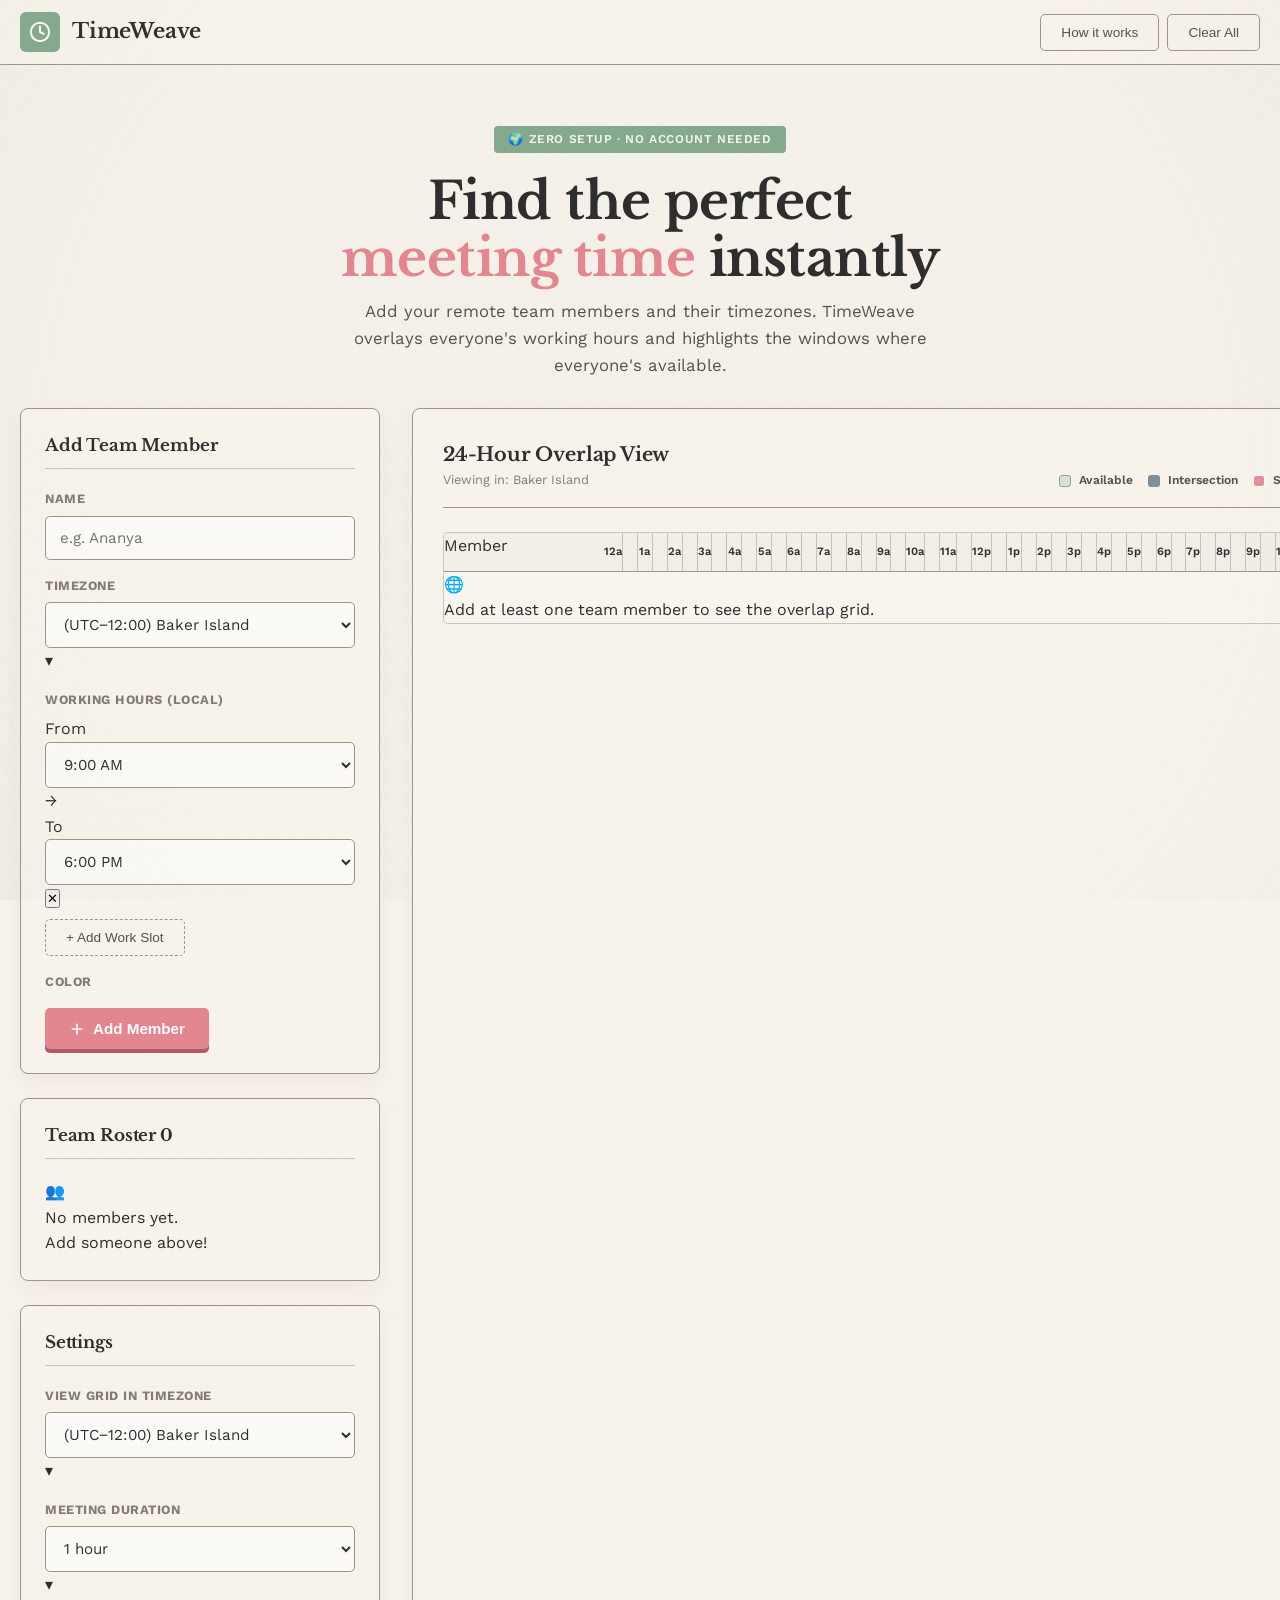
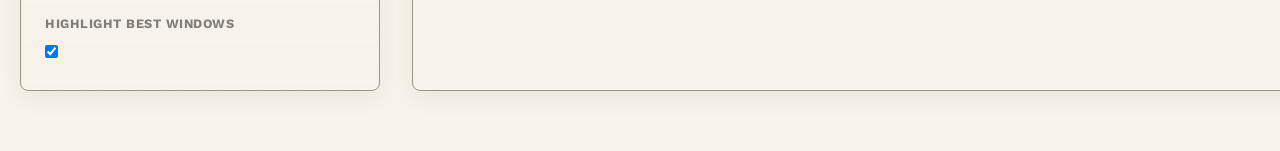
<file: index.html>
<!DOCTYPE html>
<html lang="en">
<head>
  <meta charset="UTF-8" />
  <meta name="viewport" content="width=device-width, initial-scale=1.0" />
  <title>TimeWeave — Remote Team Meeting Planner</title>
  <meta name="description" content="Visually find the best meeting time for your remote team across any timezone — no sign-up, no API keys." />
  <link rel="preconnect" href="https://fonts.googleapis.com" />
  <link rel="preconnect" href="https://fonts.gstatic.com" crossorigin />
  <link href="https://fonts.googleapis.com/css2?family=Libre+Baskerville:wght@400;700&family=Work+Sans:wght@300;400;500;600;700&display=swap" rel="stylesheet" />
  <link rel="stylesheet" href="style.css" />
</head>
<body class="paper-texture">
  <!-- ── VINTAGE OVERLAY ── -->
  <div class="vintage-overlay"></div>

  <!-- ── NAVBAR ── -->
  <nav class="navbar" id="navbar">
    <div class="nav-inner">
      <div class="brand">
        <div class="brand-icon">
          <svg width="22" height="22" viewBox="0 0 24 24" fill="none" stroke="currentColor" stroke-width="2.2" stroke-linecap="round" stroke-linejoin="round">
            <circle cx="12" cy="12" r="10"/>
            <polyline points="12 6 12 12 16 14"/>
          </svg>
        </div>
        <span class="brand-name">TimeWeave</span>
      </div>
        <div class="nav-actions">
          <button class="btn-ghost" onclick="location.href='how.html'">How it works</button>
          <button class="btn-ghost" id="clearAllBtn">Clear All</button>
        </div>
    </div>
  </nav>

  <!-- ── HERO ── -->
  <header class="hero">
    <div class="hero-glow"></div>
    <div class="hero-content">
      <div class="hero-badge">🌍 Zero setup · No account needed</div>
      <h1 class="hero-title">Find the perfect<br /><span class="gradient-text">meeting time</span> instantly</h1>
      <p class="hero-sub">Add your remote team members and their timezones. TimeWeave overlays everyone's working hours and highlights the windows where everyone's available.</p>
    </div>
  </header>

  <!-- ── MAIN ── -->
  <main class="main-container">

    <!-- SIDEBAR: add member -->
    <aside class="sidebar">
      <div class="card add-card">
        <div class="card-header">
          <h2 class="card-title">Add Team Member</h2>
        </div>
        <div class="form-group">
          <label class="form-label" for="memberName">Name</label>
          <input class="form-input" id="memberName" type="text" placeholder="e.g. Ananya" maxlength="30" />
        </div>
        <div class="form-group">
          <label class="form-label" for="tzSelect">Timezone</label>
          <div class="select-wrapper">
            <select class="form-input" id="tzSelect"></select>
            <span class="select-arrow">▾</span>
          </div>
        </div>
        <div class="form-group works-hours-group">
          <label class="form-label">Working hours (local)</label>
          <div id="slotsContainer">
            <!-- Slot rows injected here by JS -->
          </div>
          <button class="btn-ghost btn-full" id="addSlotBtn" style="margin-top: 8px; border-style: dashed;">
            + Add Work Slot
          </button>
        </div>
        <div class="form-group">
          <label class="form-label">Color</label>
          <div class="color-picker" id="colorPicker"></div>
        </div>
        <div class="form-actions" style="display: flex; gap: 8px;">
          <button class="btn-primary btn-full" id="addMemberBtn">
            <svg width="16" height="16" viewBox="0 0 24 24" fill="none" stroke="currentColor" stroke-width="2.5" stroke-linecap="round" stroke-linejoin="round"><line x1="12" y1="5" x2="12" y2="19"/><line x1="5" y1="12" x2="19" y2="12"/></svg>
            Add Member
          </button>
          <button class="btn-ghost" id="cancelEditBtn" style="display: none;">Cancel</button>
        </div>
      </div>

      <!-- Member list -->
      <div class="card members-card">
        <div class="card-header">
          <h2 class="card-title">Team Roster <span class="badge" id="memberCount">0</span></h2>
        </div>
        <ul class="members-list" id="membersList">
          <li class="empty-state" id="emptyState">
            <div class="empty-icon">👥</div>
            <span>No members yet.<br/>Add someone above!</span>
          </li>
        </ul>
      </div>

      <!-- settings -->
      <div class="card settings-card">
        <div class="card-header">
          <h2 class="card-title">Settings</h2>
        </div>
        <div class="form-group">
          <label class="form-label" for="viewTz">View grid in timezone</label>
          <div class="select-wrapper">
            <select class="form-input" id="viewTz"></select>
            <span class="select-arrow">▾</span>
          </div>
        </div>
        <div class="form-group">
          <label class="form-label" for="meetingDuration">Meeting duration</label>
          <div class="select-wrapper">
            <select class="form-input" id="meetingDuration">
              <option value="1">30 minutes</option>
              <option value="2" selected>1 hour</option>
              <option value="3">1.5 hours</option>
              <option value="4">2 hours</option>
            </select>
            <span class="select-arrow">▾</span>
          </div>
        </div>
        <div class="toggle-row">
          <label class="form-label" for="highlightBest">Highlight best windows</label>
          <label class="toggle">
            <input type="checkbox" id="highlightBest" checked />
            <span class="toggle-slider"></span>
          </label>
        </div>
      </div>

      <!-- Recent Sessions (History) -->
      <div class="card history-card" id="historyCard" style="display: none;">
        <div class="card-header">
          <h2 class="card-title">Recent Sessions</h2>
        </div>
        <ul class="history-list" id="historyList">
          <!-- History items injected here -->
        </ul>
      </div>
    </aside>

    <!-- GRID -->
    <section class="grid-section">

      <!-- legend & time header -->
      <div class="grid-topbar">
        <div class="grid-topbar-left">
          <h2 class="section-title">24-Hour Overlap View</h2>
          <p class="section-sub" id="viewTzLabel">Viewing in local time</p>
        </div>
        <div class="legend">
          <div class="legend-item"><span class="legend-dot legend-working"></span>Available</div>
          <div class="legend-item"><span class="legend-dot legend-overlap"></span>Intersection</div>
          <div class="legend-item"><span class="legend-dot legend-best"></span>Selected ✨</div>
          <button class="btn-primary" id="finishBtn" style="margin-left: 10px; display: none;">
             Finish & Review
          </button>
        </div>
      </div>

      <div class="grid-scroll-area">
        <!-- time ruler -->
        <div class="time-ruler" id="timeRuler"></div>

        <!-- member rows -->
        <div class="overlap-grid" id="overlapGrid">
          <div class="grid-placeholder" id="gridPlaceholder">
            <div class="placeholder-icon">🌐</div>
            <p>Add at least one team member to see the overlap grid.</p>
          </div>
        </div>
      </div>

      <!-- summary bar -->
      <div class="summary-bar" id="summaryBar" style="display:none">
        <div class="summary-inner">
          <div class="summary-icon">✨</div>
          <div class="summary-text" id="summaryText"></div>
          <button class="btn-outline" id="cycleBestBtn">Next Window →</button>
        </div>
      </div>

    </section>
  </main>




  <!-- REVIEW MODAL -->
  <div class="modal-backdrop" id="reviewModal">
    <div class="modal">
      <div class="modal-header">
        <h2 class="modal-title">Review Team Schedule</h2>
        <button class="modal-close" id="closeReviewBtn">✕</button>
      </div>
      <div class="modal-body">
        <p class="modal-intro">Review the team member details before finalizing and exporting the report.</p>
        <div class="review-list" id="reviewList">
          <!-- Team summary items -->
        </div>
        <div class="review-stats" id="reviewStats">
          <!-- Best window summary -->
        </div>
      </div>
      <div class="modal-footer">
        <button class="btn-ghost" id="cancelReviewBtn">Go Back</button>
        <button class="btn-primary" id="proceedSaveBtn">
          Proceed to Save & Download
        </button>
      </div>
    </div>
  </div>

  <!-- TOAST -->
  <div class="toast" id="toast"></div>

  <script src="app.js"></script>
</body>
</html>
</file>
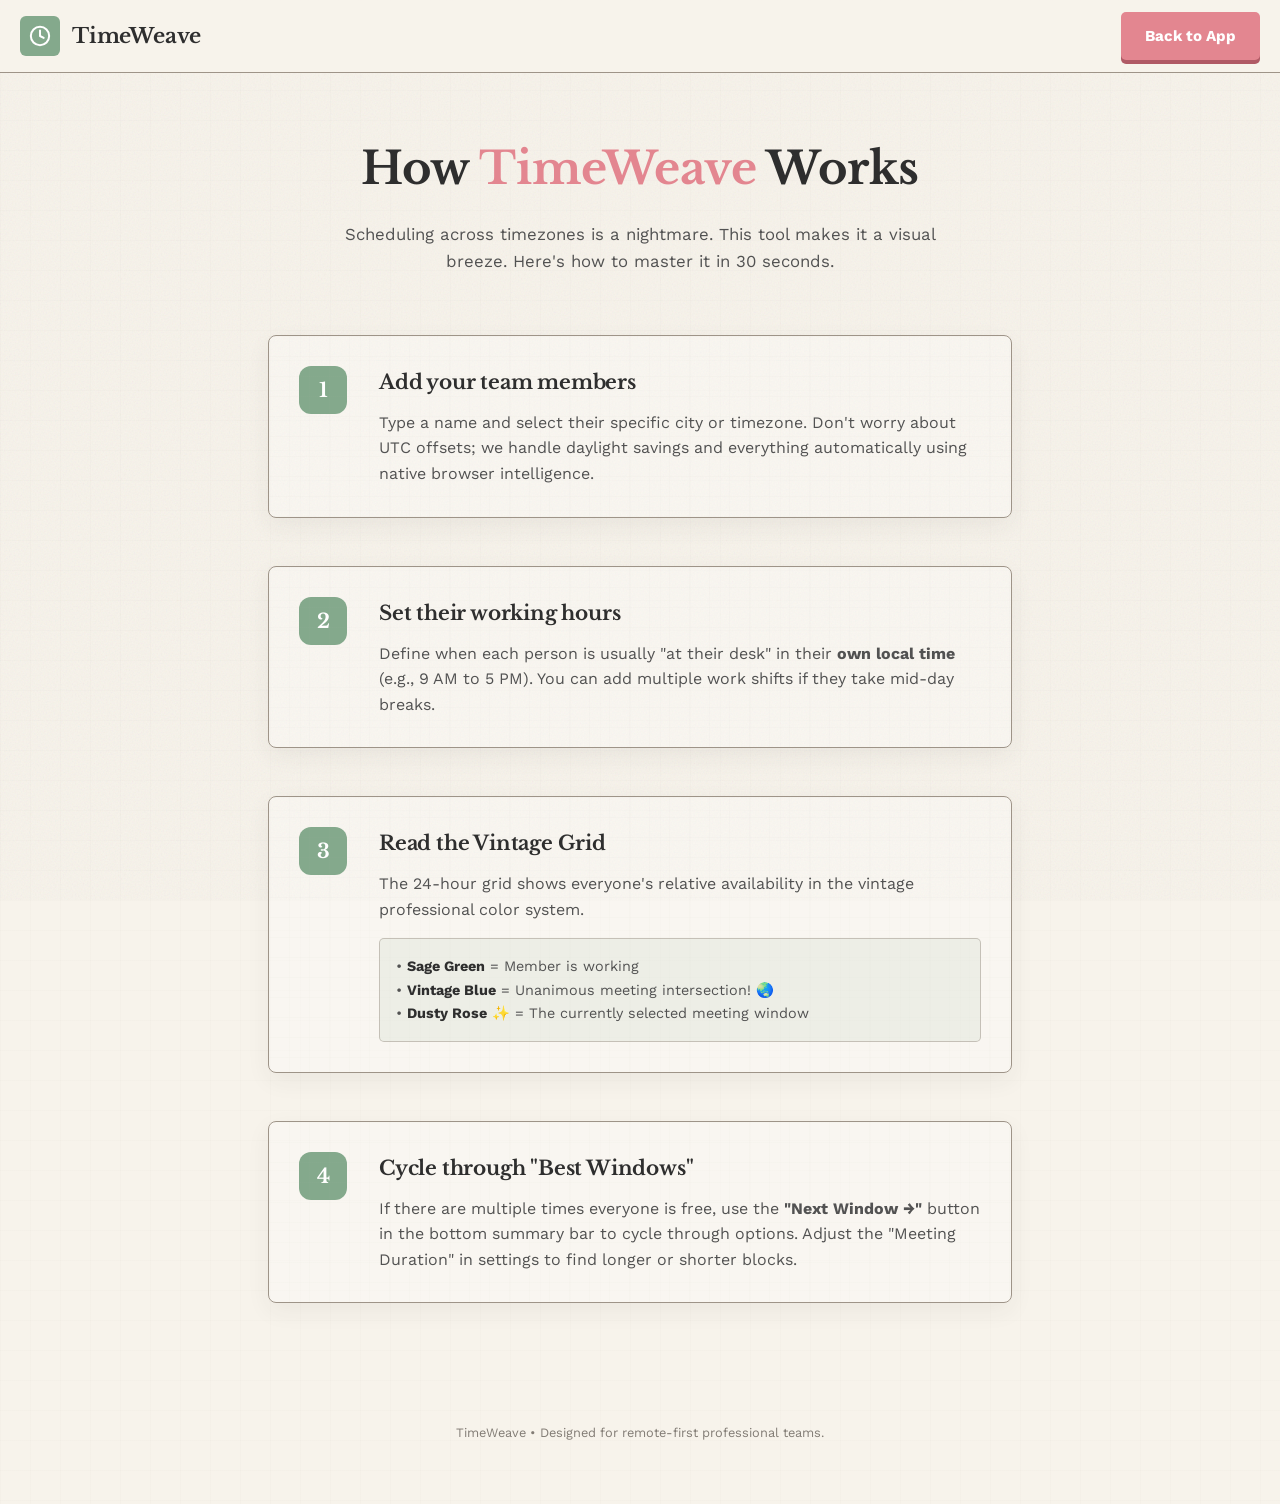
<file: how.html>
<!DOCTYPE html>
<html lang="en">
<head>
  <meta charset="UTF-8" />
  <meta name="viewport" content="width=device-width, initial-scale=1.0" />
  <title>How to Use TimeWeave — Guide</title>
  <link rel="preconnect" href="https://fonts.googleapis.com" />
  <link rel="preconnect" href="https://fonts.gstatic.com" crossorigin />
  <link href="https://fonts.googleapis.com/css2?family=Libre+Baskerville:wght@400;700&family=Work+Sans:wght@300;400;500;600;700&display=swap" rel="stylesheet">
  <link rel="stylesheet" href="style.css" />
  <style>
    .how-container {
      max-width: 800px;
      margin: 60px auto;
      padding: 0 28px;
    }
    .how-header {
      text-align: center;
      margin-bottom: 60px;
    }
    .how-title {
      font-family: 'Libre Baskerville', serif;
      font-size: clamp(2rem, 5vw, 2.8rem);
      font-weight: 700;
      margin-bottom: 16px;
    }
    .step-card {
      display: flex;
      gap: 32px;
      margin-bottom: 48px;
      align-items: flex-start;
      background: rgba(255,255,255,0.3);
      padding: 30px;
      border-radius: var(--radius);
      border: 1.5px solid var(--border-faded);
      box-shadow: var(--shadow-card);
      position: relative;
    }
    .step-card::before {
      content: ''; position: absolute; inset: 0;
      background-image: 
        repeating-linear-gradient(rgba(183, 175, 163, 0.03) 0 1px, transparent 1px 20px),
        repeating-linear-gradient(90deg, rgba(183, 175, 163, 0.03) 0 1px, transparent 1px 20px);
      pointer-events: none;
    }
    .step-num {
      width: 48px;
      height: 48px;
      background: var(--accent-sage);
      color: #fff;
      border-radius: 12px;
      display: flex;
      align-items: center;
      justify-content: center;
      font-weight: 700;
      font-size: 1.25rem;
      flex-shrink: 0;
      font-family: 'Libre Baskerville', serif;
    }
    .step-content h3 {
      font-family: 'Libre Baskerville', serif;
      font-size: 1.25rem;
      margin-bottom: 12px;
      color: var(--text);
    }
    .step-content p {
      color: var(--text-dim);
      line-height: 1.6;
      font-size: 1rem;
    }
    .visual-hint {
      margin-top: 16px;
      background: rgba(132, 169, 140, 0.1);
      padding: 16px;
      border-radius: var(--radius-sm);
      border: 1px solid var(--border-light);
      font-size: 0.9rem;
      color: var(--text-dim);
    }
    .visual-hint b { color: var(--text); }
    
    @media (max-width: 600px) {
      .step-card { flex-direction: column; gap: 16px; padding: 20px; }
      .how-title { font-size: 1.8rem; }
    }
  </style>
</head>
<body class="gingham-subtle">
  <nav class="navbar">
    <div class="nav-inner">
      <div class="brand">
        <div class="brand-icon">
          <svg width="22" height="22" viewBox="0 0 24 24" fill="none" stroke="currentColor" stroke-width="2.2" stroke-linecap="round" stroke-linejoin="round">
            <circle cx="12" cy="12" r="10"/>
            <polyline points="12 6 12 12 16 14"/>
          </svg>
        </div>
        <span class="brand-name">TimeWeave</span>
      </div>
      <div class="nav-actions">
        <a href="index.html" class="btn-primary" style="text-decoration:none;">Back to App</a>
      </div>
    </div>
  </nav>

  <main class="how-container">
    <header class="how-header">
      <h1 class="how-title">How <span class="gradient-text">TimeWeave</span> Works</h1>
      <p class="hero-sub">Scheduling across timezones is a nightmare. This tool makes it a visual breeze. Here's how to master it in 30 seconds.</p>
    </header>

    <div class="step-card">
      <div class="step-num">1</div>
      <div class="step-content">
        <h3>Add your team members</h3>
        <p>Type a name and select their specific city or timezone. Don't worry about UTC offsets; we handle daylight savings and everything automatically using native browser intelligence.</p>
      </div>
    </div>

    <div class="step-card">
      <div class="step-num">2</div>
      <div class="step-content">
        <h3>Set their working hours</h3>
        <p>Define when each person is usually "at their desk" in their <strong>own local time</strong> (e.g., 9 AM to 5 PM). You can add multiple work shifts if they take mid-day breaks.</p>
      </div>
    </div>

    <div class="step-card">
      <div class="step-num">3</div>
      <div class="step-content">
        <h3>Read the Vintage Grid</h3>
        <p>The 24-hour grid shows everyone's relative availability in the vintage professional color system.</p>
        <div class="visual-hint">
          • <b>Sage Green</b> = Member is working<br>
          • <b>Vintage Blue</b> = Unanimous meeting intersection! 🌏<br>
          • <b>Dusty Rose</b> ✨ = The currently selected meeting window
        </div>
      </div>
    </div>

    <div class="step-card">
      <div class="step-num">4</div>
      <div class="step-content">
        <h3>Cycle through "Best Windows"</h3>
        <p>If there are multiple times everyone is free, use the <strong>"Next Window →"</strong> button in the bottom summary bar to cycle through options. Adjust the "Meeting Duration" in settings to find longer or shorter blocks.</p>
      </div>
    </div>

  </main>

  <footer style="text-align: center; padding: 60px 40px; color: var(--text-muted); font-size: 0.8rem;">
    TimeWeave • Designed for remote-first professional teams.
  </footer>
</body>
</html>
</file>
<file: style.css>
/* ─── TimeWeave — Vintage Retro Professional Redesign ─── */

@import url('https://fonts.googleapis.com/css2?family=Libre+Baskerville:wght@400;700&family=Work+Sans:wght@300;400;500;600;700&display=swap');

*, *::before, *::after { box-sizing: border-box; margin: 0; padding: 0; }

:root {
  /* Vintage Palette */
  --bg-paper:      #F7F3EB;
  --text:          #2E2E2E;
  --text-dim:      #525252;
  --text-muted:    #827C75;
  
  --accent-rose:   #e38690;
  --accent-rose-h: #d16a75;
  --accent-sage:   #84a98c;
  --accent-sage-h: #52796f;
  --accent-blue:   #5F7682;
  
  --border-faded:  #9e9488;
  --border-light:  rgba(158, 148, 136, 0.5);
  
  --radius:        8px;
  --radius-sm:     5px;
  
  --shadow-soft:   0 4px 12px rgba(0, 0, 0, 0.04), 0 1px 3px rgba(0, 0, 0, 0.02);
  --shadow-card:   0 8px 24px rgba(46, 46, 46, 0.06);
  --transition:    0.2s cubic-bezier(0.4, 0, 0.2, 1);
}

body {
  font-family: 'Work Sans', system-ui, sans-serif;
  background-color: var(--bg-paper);
  color: var(--text);
  line-height: 1.6;
}

/* ── PATTERNS & TEXTURES ── */
body::before {
  content: '';
  position: fixed; inset: 0;
  background-image: url("data:image/svg+xml,%3Csvg viewBox='0 0 200 200' xmlns='http://www.w3.org/2000/svg'%3E%3Cfilter id='noiseFilter'%3E%3CfeTurbulence type='fractalNoise' baseFrequency='0.65' numOctaves='3' stitchTiles='stitch'/%3E%3C/filter%3E%3Crect width='100%25' height='100%25' filter='url(%23noiseFilter)'/%3E%3C/svg%3E");
  background-size: 200px;
  opacity: 0.08;
  pointer-events: none;
  z-index: -1;
}

.vintage-overlay {
  position: fixed; inset: 0;
  pointer-events: none; z-index: 999;
  background: radial-gradient(circle, transparent 70%, rgba(183, 175, 163, 0.05));
}

.gingham-subtle {
  background-image: 
    repeating-linear-gradient(rgba(183, 175, 163, 0.04) 0 1.5px, transparent 1.5px 30px),
    repeating-linear-gradient(90deg, rgba(183, 175, 163, 0.04) 0 1.5px, transparent 1.5px 30px);
}

/* ── TYPOGRAPHY ── */
h1, h2, h3, .brand-name {
  font-family: 'Libre Baskerville', serif;
  font-weight: 700;
  letter-spacing: -0.01em;
}

/* ── NAVBAR ── */
.navbar {
  background: rgba(247, 243, 235, 0.95);
  border-bottom: 1.5px solid var(--border-faded);
  padding: 12px 20px;
  position: sticky; top: 0; z-index: 100;
  backdrop-filter: blur(8px);
}
.nav-inner {
  max-width: 1400px; margin: 0 auto;
  display: flex; align-items: center; justify-content: space-between;
  gap: 15px;
}
.brand { display: flex; align-items: center; gap: 12px; }
.brand-icon {
  width: 40px; height: 40px; border-radius: 6px;
  background: var(--accent-sage);
  display: flex; align-items: center; justify-content: center;
  color: #fff;
}
.brand-name { font-size: clamp(1rem, 4vw, 1.3rem); color: var(--text); white-space: nowrap; }

.nav-actions { display: flex; gap: 8px; flex-wrap: wrap; }

/* ── HERO ── */
.hero { padding: clamp(30px, 8vw, 60px) 20px 30px; text-align: center; }
.hero-badge {
  display: inline-block;
  background: var(--accent-sage);
  color: var(--bg-paper); border-radius: 4px;
  padding: 4px 14px; font-size: 0.75rem; font-weight: 600;
  margin-bottom: 20px; text-transform: uppercase;
  letter-spacing: 0.05em;
}
.hero-title {
  font-size: clamp(1.8rem, 6vw, 3.2rem);
  margin-bottom: 12px;
  line-height: 1.1;
}
.gradient-text { color: var(--accent-rose); }
.hero-sub { color: var(--text-dim); max-width: 620px; margin: 0 auto; font-size: clamp(0.9rem, 3vw, 1.05rem); font-weight: 400; }

/* ── LAYOUT ── */
.main-container {
  max-width: 1400px; margin: 0 auto;
  display: grid; grid-template-columns: 360px 1fr;
  gap: 32px; padding: 0 20px 60px;
}

/* ── CARDS ── */
.card {
  background: var(--bg-paper);
  border: 1.5px solid var(--border-faded);
  border-radius: var(--radius);
  padding: clamp(16px, 4vw, 24px);
  box-shadow: var(--shadow-card);
  position: relative;
  overflow: hidden;
}
.card::before {
  content: ''; position: absolute; inset: 0;
  background-image: 
    repeating-linear-gradient(rgba(183, 175, 163, 0.03) 0 1px, transparent 1px 20px),
    repeating-linear-gradient(90deg, rgba(183, 175, 163, 0.03) 0 1px, transparent 1px 20px);
  pointer-events: none;
}
.card + .card { margin-top: 24px; }
.card-title { font-size: 1.05rem; font-weight: 700; color: var(--text); margin-bottom: 20px; padding-bottom: 8px; border-bottom: 1px solid var(--border-light); }

/* ── FORM ── */
.form-group { margin-bottom: 16px; }
.form-label { display: block; font-size: 0.8rem; font-weight: 700; text-transform: uppercase; letter-spacing: 0.04em; color: var(--text-muted); margin-bottom: 6px; }
.form-input {
  width: 100%; 
  background: rgba(255, 255, 255, 0.6);
  border: 1px solid var(--border-faded);
  border-radius: var(--radius-sm);
  padding: 12px 14px; font-size: 0.95rem; font-family: inherit;
  color: var(--text); transition: var(--transition);
}
.form-input:focus {
  border-color: var(--accent-sage);
  outline: none; background: #fff;
  box-shadow: 0 0 0 4px rgba(163, 177, 138, 0.15);
}

.hour-select-group { display: flex; align-items: center; gap: 8px; }
.hour-select { flex: 1; }

/* ── BUTTONS ── */
.btn-primary {
  background: var(--accent-rose); color: #fff;
  border: none; border-radius: var(--radius-sm);
  padding: 12px 24px; font-size: 0.95rem; font-weight: 700;
  cursor: pointer; transition: var(--transition);
  display: inline-flex; align-items: center; justify-content: center; gap: 8px;
  box-shadow: 0 4px 0px #b05a65;
  white-space: nowrap;
}
.btn-primary:hover { background: var(--accent-rose-h); transform: translateY(2px); box-shadow: none; }

.btn-ghost {
  background: transparent; border: 1px solid var(--border-faded);
  border-radius: var(--radius-sm); color: var(--text-dim);
  padding: 10px 20px; font-size: 0.85rem; font-weight: 500;
  cursor: pointer; transition: var(--transition);
}
.btn-ghost:hover { background: var(--border-light); color: var(--text); }

.btn-outline {
  background: transparent; border: 1.5px solid var(--accent-sage);
  border-radius: var(--radius-sm); color: var(--accent-sage);
  padding: 10px 20px; font-size: 0.85rem; font-weight: 700;
  cursor: pointer; transition: var(--transition);
}
.btn-outline:hover { background: var(--accent-sage); color: var(--bg-paper); }

/* ── MEMBER LIST ── */
.members-list { list-style: none; display: flex; flex-direction: column; gap: 10px; }
.member-item {
  background: rgba(255, 255, 255, 0.4);
  border: 1px solid var(--border-faded);
  border-radius: var(--radius-sm);
  padding: 12px 16px; display: flex; align-items: center; gap: 12px;
  transition: var(--transition);
}
.member-item:hover { background: #fff; border-color: var(--accent-sage); }
.member-item.editing { border-color: var(--accent-rose); background: #fff; }

.member-dot { width: 14px; height: 14px; border-radius: 4px; flex-shrink: 0; box-shadow: inset 0 0 0 1px rgba(0,0,0,0.1); }
.member-info { flex: 1; min-width: 0; }
.member-name { font-weight: 600; font-size: 0.95rem; overflow: hidden; text-overflow: ellipsis; white-space: nowrap; }
.member-tz { font-size: 0.7rem; color: var(--text-muted); }
.member-time { font-family: 'Work Sans'; font-weight: 700; color: var(--accent-sage); font-size: 0.85rem; }

/* ── HISTORY LIST ── */
.history-list { list-style: none; display: flex; flex-direction: column; gap: 8px; }
.history-item {
  background: rgba(255, 255, 255, 0.4);
  border: 1px solid var(--border-light);
  border-radius: var(--radius-sm);
  padding: 10px 12px;
  cursor: pointer;
  transition: var(--transition);
  display: flex;
  justify-content: space-between;
  align-items: center;
  position: relative;
  overflow: hidden;
}
.history-item:hover { background: #fff; border-color: var(--accent-sage); transform: translateX(2px); }
.history-item:hover .history-delete { opacity: 1; transform: translateX(0); }

.history-info { display: flex; flex-direction: column; flex: 1; min-width: 0; }
.history-name { font-size: 0.85rem; font-weight: 600; color: var(--text); overflow: hidden; text-overflow: ellipsis; white-space: nowrap; }
.history-date { font-size: 0.65rem; color: var(--text-muted); }

.history-actions { display: flex; align-items: center; gap: 8px; }

.history-badge { font-size: 0.6rem; background: var(--border-light); padding: 2px 6px; border-radius: 10px; color: var(--text-dim); }

.history-delete {
  background: none; border: none; font-size: 0.9rem; color: var(--text-muted); padding: 4px;
  cursor: pointer; opacity: 0; transform: translateX(10px); transition: var(--transition);
}
.history-delete:hover { color: var(--accent-rose); }

/* ── GRID SECTION ── */
.grid-section { background: var(--bg-paper); border: 1.5px solid var(--border-faded); border-radius: var(--radius); padding: clamp(16px, 4vw, 30px); box-shadow: var(--shadow-card); position: relative; }

.grid-topbar { 
  display: flex; justify-content: space-between; align-items: flex-end; 
  margin-bottom: 24px; border-bottom: 1.5px solid var(--border-faded); padding-bottom: 16px;
  gap: 20px; flex-wrap: wrap;
}
.section-title { font-size: clamp(1.1rem, 3vw, 1.2rem); }
.section-sub { font-size: 0.8rem; color: var(--text-muted); }

.legend { display: flex; gap: 15px; align-items: center; flex-wrap: wrap; }
.legend-item { display: flex; align-items: center; gap: 8px; font-size: 0.75rem; font-weight: 600; color: var(--text-dim); }
.legend-dot { width: 12px; height: 12px; border-radius: 3px; }
.legend-working { background: rgba(132, 169, 140, 0.25); border: 1px solid var(--accent-sage); }
.legend-overlap { background: var(--accent-blue); opacity: 0.8; }
.legend-best    { background: var(--accent-rose); opacity: 0.9; border: 1px solid #fff; }

/* Mobile Grid Support */
.grid-scroll-area { 
  width: 100%;
  overflow-x: auto; 
  border: 1px solid var(--border-light); 
  border-radius: var(--radius-sm);
  background: rgba(255,255,255,0.2);
}
.time-ruler, .grid-row { min-width: 900px; display: grid; grid-template-columns: 160px repeat(48, 1fr); }

.time-ruler { background: rgba(183, 175, 163, 0.1); border-bottom: 1.5px solid var(--border-faded); }
.ruler-tick { font-weight: 600; font-size: 0.7rem; color: var(--text-muted); padding: 10px 0; border-right: 1px solid var(--border-light); text-align: center; }
.ruler-tick.hour-mark { color: var(--text); }

.overlap-grid { border-radius: 0 0 var(--radius-sm) var(--radius-sm); }
.grid-row { border-bottom: 1px solid var(--border-light); }
.row-label { padding: 10px 15px; border-right: 1.5px solid var(--border-faded); position: sticky; left: 0; background: var(--bg-paper); z-index: 5; }
.row-name { font-weight: 600; font-size: 0.85rem; color: var(--text); white-space: nowrap; overflow: hidden; text-overflow: ellipsis; }
.row-local { font-size: 0.65rem; color: var(--text-muted); }

.grid-cell { height: 42px; transition: var(--transition); border-right: 1px solid var(--border-light); }
.grid-cell.working { background: rgba(132, 169, 140, 0.2); border-right-color: rgba(0,0,0,0.03); }
.grid-cell.overlap { background: var(--accent-blue); opacity: 0.5; }
.grid-cell.best { 
  background: var(--accent-rose); 
  opacity: 0.85; 
  border-radius: 4px; 
  border: 1px solid #fff; 
  transform: scale(0.92);
  box-shadow: 0 4px 10px rgba(0,0,0,0.1);
  z-index: 2;
}

/* ── SUMMARY ── */
.summary-bar {
  margin-top: 30px; background: rgba(163, 177, 138, 0.08);
  border: 1.5px solid var(--border-faded); border-radius: var(--radius);
  padding: 20px; text-align: left;
}
.summary-text { font-family: 'Libre Baskerville', serif; font-size: 0.95rem; color: var(--text-dim); }
.summary-text strong { color: var(--text); border-bottom: 1px dotted var(--accent-rose); }

.summary-tz-select {
  background: none;
  border: none;
  border-bottom: 1px dashed var(--accent-rose);
  font-family: inherit;
  font-size: inherit;
  font-weight: 700;
  color: var(--text);
  padding: 0 4px;
  cursor: pointer;
  transition: var(--transition);
  outline: none;
  -webkit-appearance: none;
  -moz-appearance: none;
  appearance: none;
}
.summary-tz-select:hover { color: var(--accent-rose); }

/* ── MODAL ── */
.modal-backdrop {
  position: fixed; inset: 0;
  background: rgba(46, 46, 46, 0.4);
  backdrop-filter: blur(4px);
  display: flex; align-items: center; justify-content: center;
  z-index: 2000;
  opacity: 0; pointer-events: none; transition: 0.3s ease;
}
.modal-backdrop.show { opacity: 1; pointer-events: auto; }

.modal {
  background: var(--bg-paper);
  border: 1.5px solid var(--border-faded);
  border-radius: var(--radius);
  padding: 30px;
  width: 90%; max-width: 650px;
  box-shadow: 0 20px 50px rgba(0,0,0,0.15);
  position: relative;
  transform: translateY(20px); transition: 0.3s cubic-bezier(0.34, 1.56, 0.64, 1);
}
.modal-backdrop.show .modal { transform: translateY(0); }

.modal-header { display: flex; justify-content: space-between; align-items: center; margin-bottom: 20px; border-bottom: 1px solid var(--border-light); padding-bottom: 12px; }
.modal-title { font-size: 1.4rem; color: var(--text); }
.modal-close { background: none; border: none; font-size: 1.2rem; cursor: pointer; color: var(--text-muted); }
.modal-close:hover { color: var(--accent-rose); }

.modal-intro { font-size: 0.95rem; color: var(--text-dim); margin-bottom: 20px; }

.review-list { display: flex; flex-direction: column; gap: 12px; margin-bottom: 24px; max-height: 300px; overflow-y: auto; padding-right: 10px; }
.review-item { 
  display: flex; align-items: center; gap: 15px; 
  padding: 12px; background: rgba(255,255,255,0.4); 
  border: 1px solid var(--border-light); border-radius: var(--radius-sm);
}
.review-item-info { flex: 1; }
.review-item-name { font-weight: 700; font-size: 1rem; }
.review-item-slots { font-size: 0.8rem; color: var(--text-muted); }

.review-stats {
  background: rgba(132, 169, 140, 0.1);
  border: 1px solid var(--accent-sage);
  border-radius: var(--radius-sm);
  padding: 15px; margin-bottom: 24px;
}

.modal-footer { display: flex; justify-content: flex-end; gap: 12px; border-top: 1px solid var(--border-light); padding-top: 20px; }

/* ── RESPONSIVE OVERRIDES ── */
@media (max-width: 1000px) {
  .main-container { grid-template-columns: 1fr; }
}

@media (max-width: 600px) {
  .navbar { padding: 10px 12px; }
  .nav-inner { gap: 10px; }
  .brand-icon { width: 32px; height: 32px; }
  .btn-primary.nav-btn { font-size: 0.75rem; padding: 8px 12px; }
  
  .hero { padding-top: 30px; }
  .main-container { padding: 0 12px 40px; }
  .grid-section { padding: 16px; }
  
  .time-ruler, .grid-row { min-width: 1000px; }
  .row-label { width: 140px; }
  .row-name { font-size: 0.75rem; }
}
</file>
